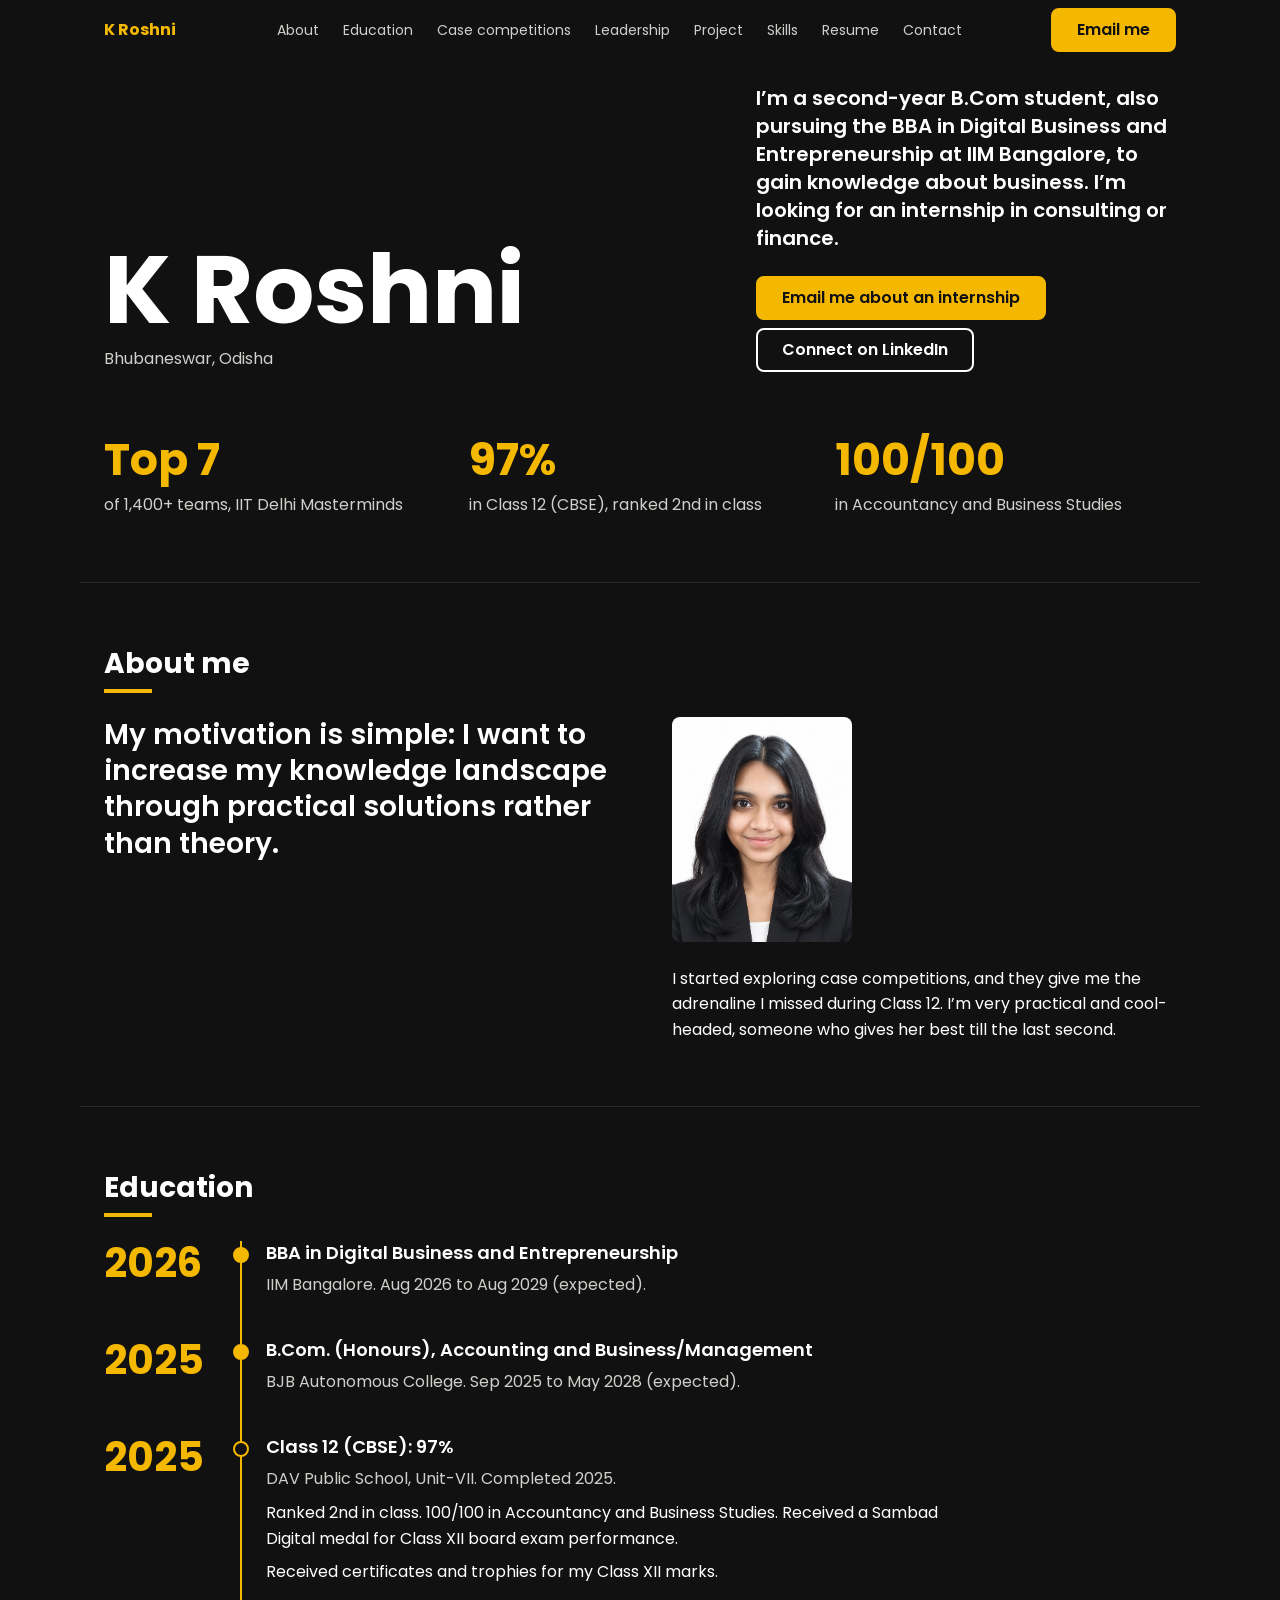
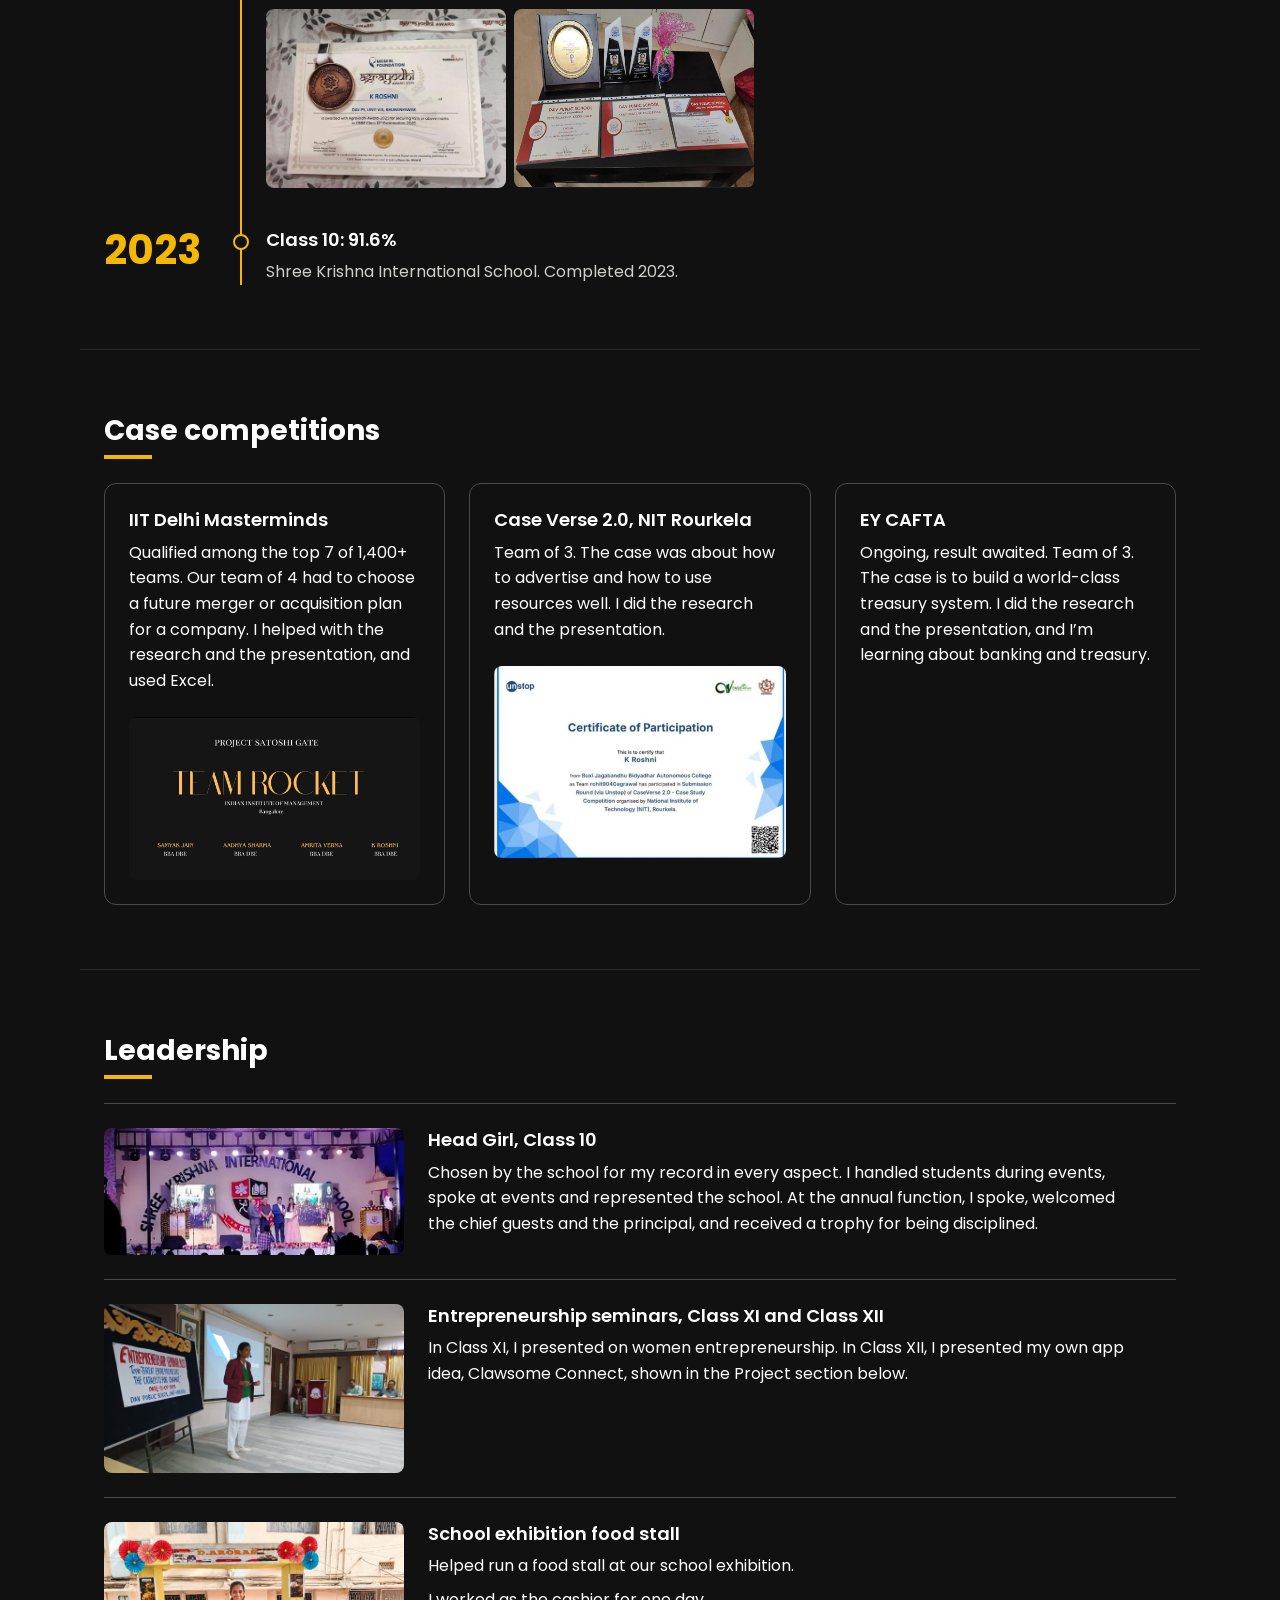
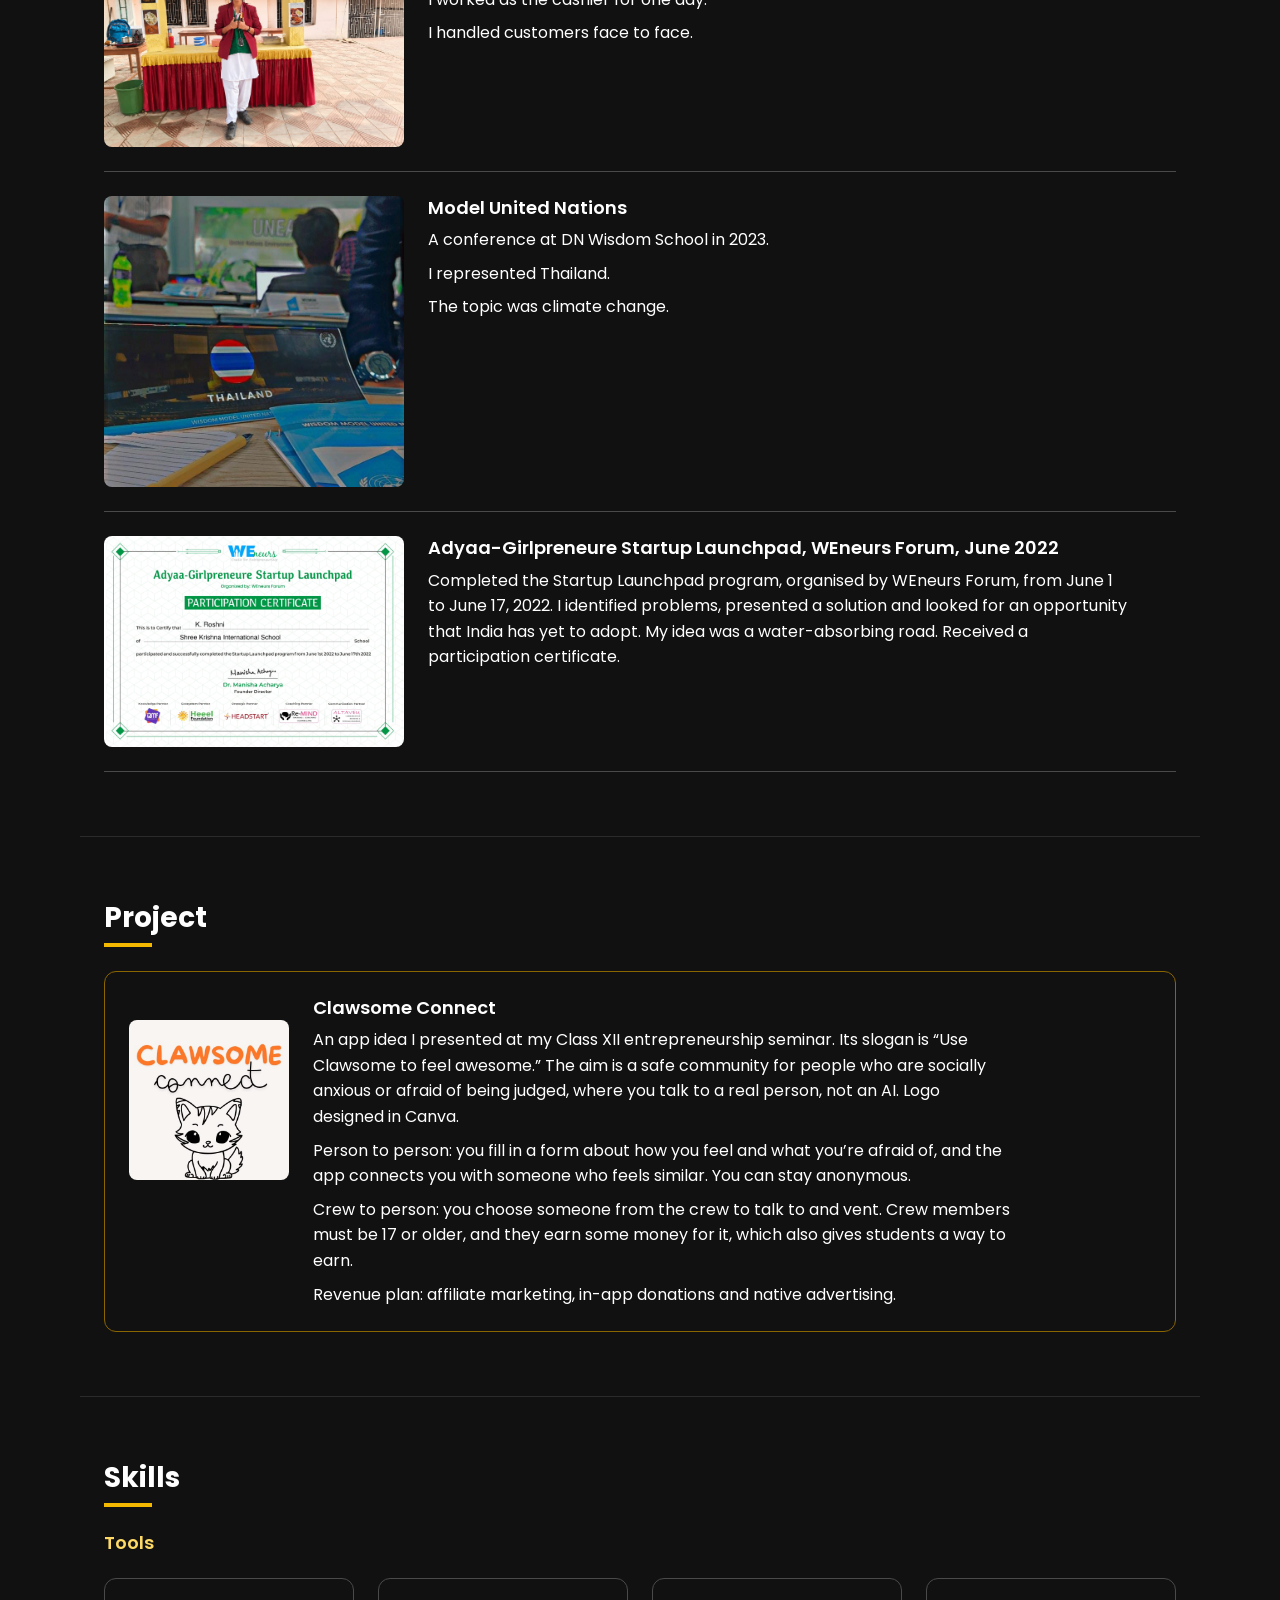
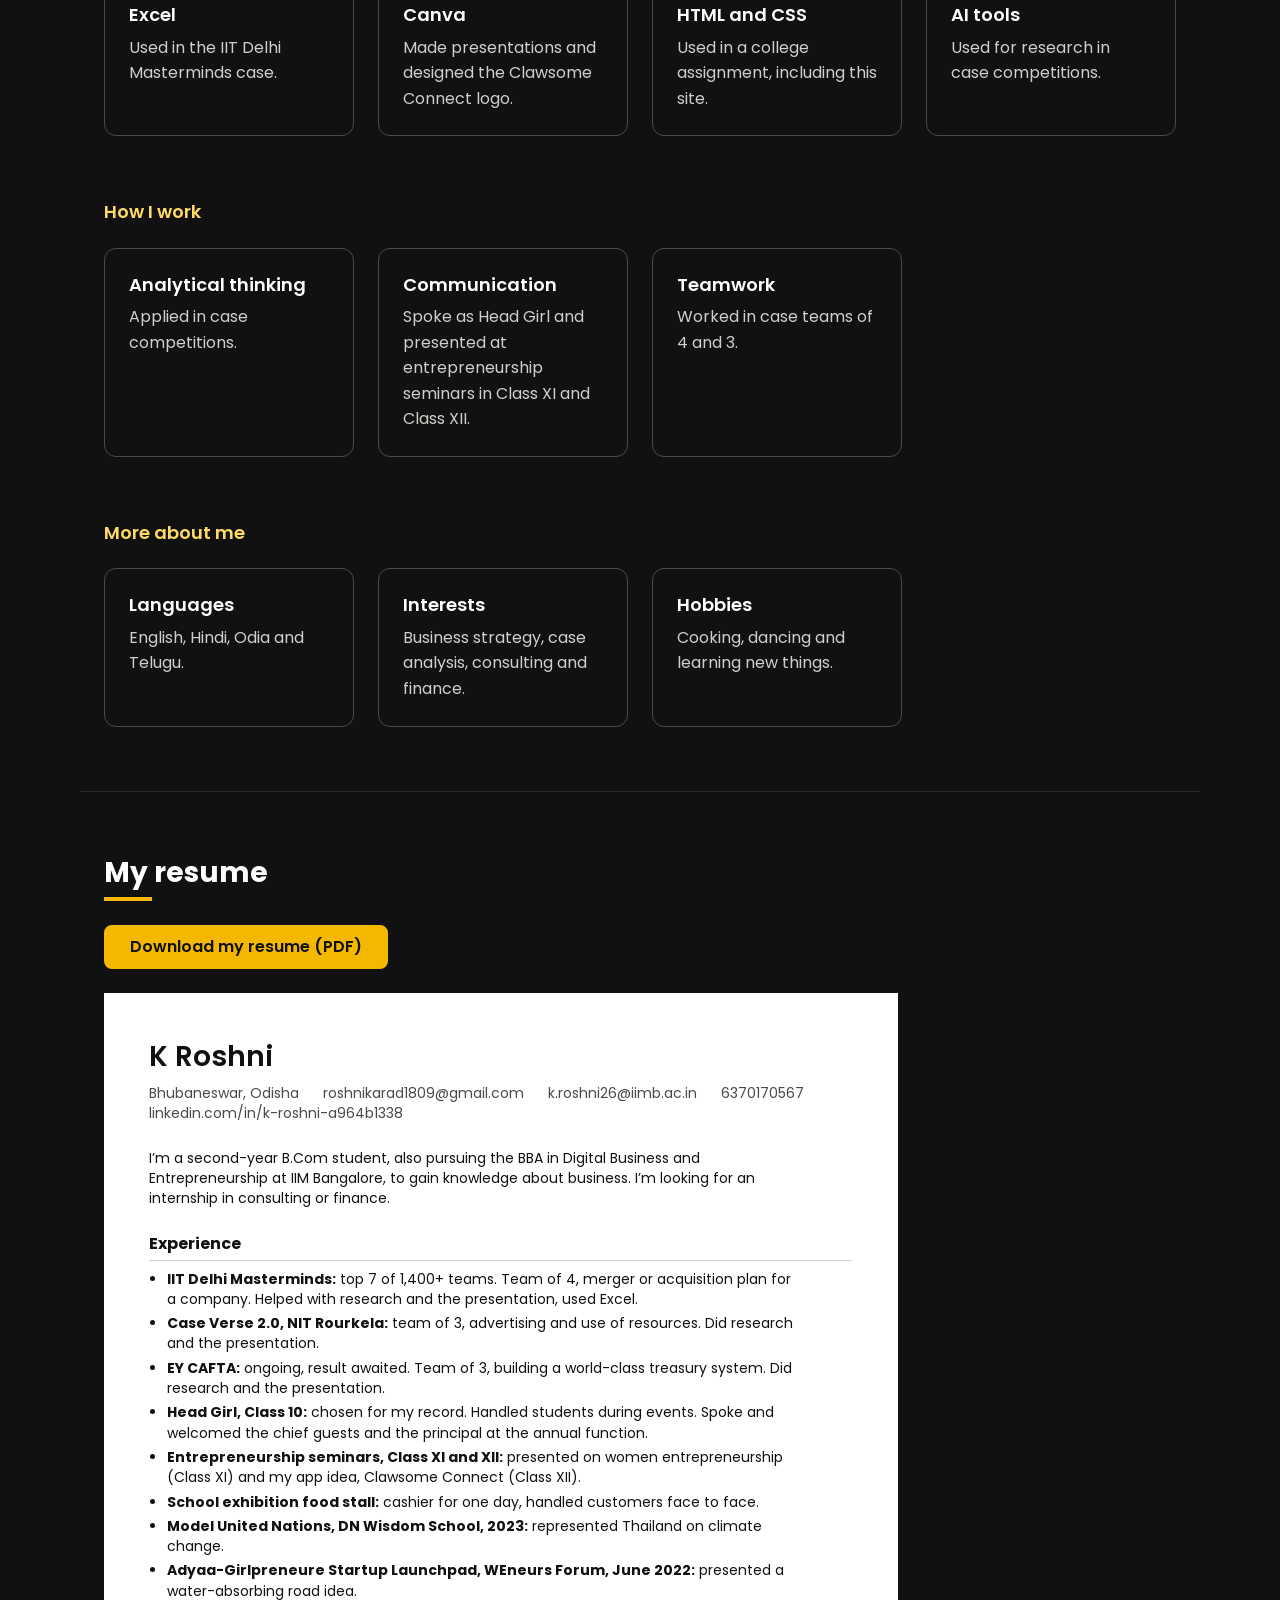
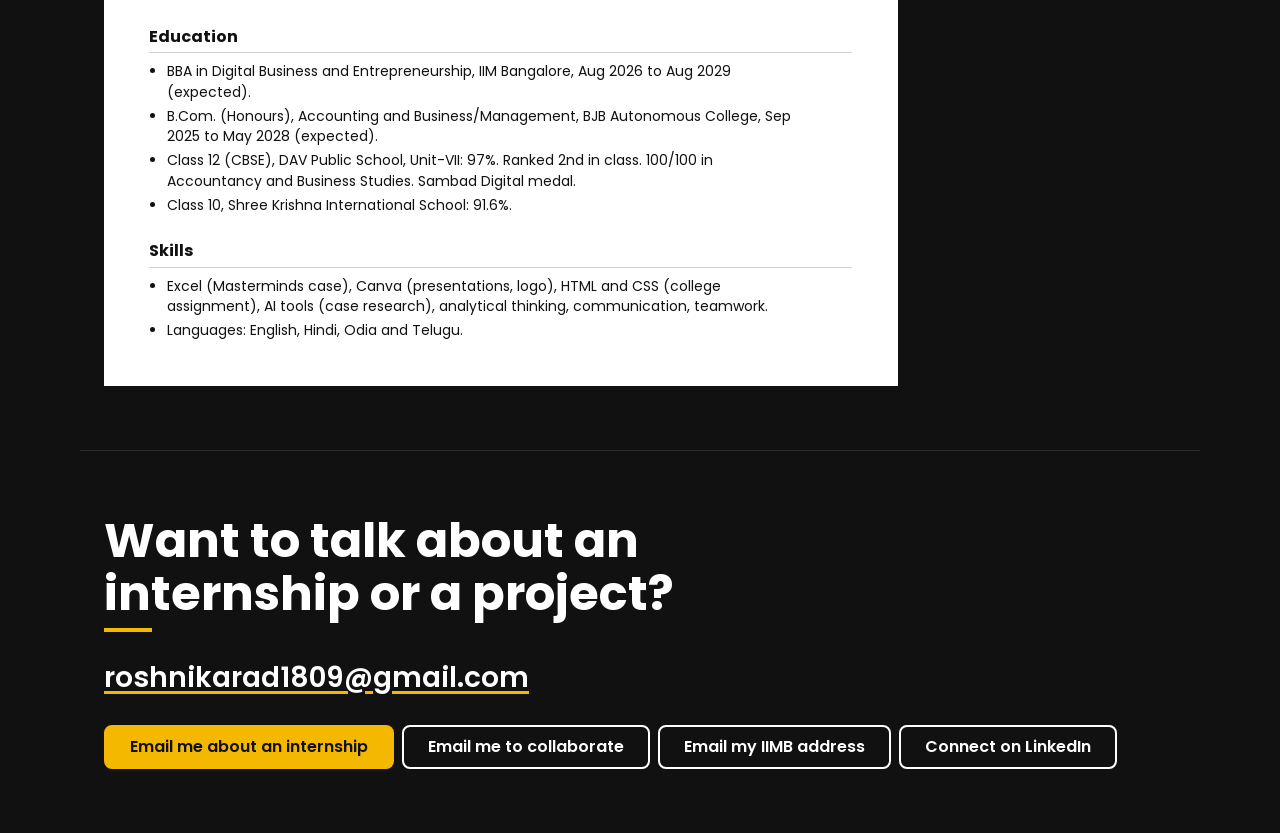
<file: index.html>
<!DOCTYPE html>
<html lang="en">
<head>
  <meta charset="UTF-8">
  <meta name="viewport" content="width=device-width, initial-scale=1">
  <title>K Roshni - Resume</title>

  <!-- The only outside link: the Poppins font from Google Fonts -->
  <link rel="preconnect" href="https://fonts.googleapis.com">
  <link rel="preconnect" href="https://fonts.gstatic.com" crossorigin>
  <link href="https://fonts.googleapis.com/css2?family=Poppins:wght@400;600;700&display=swap" rel="stylesheet">

  <!-- All the styling lives in style.css -->
  <link rel="stylesheet" href="style.css">
</head>
<body>

<!-- MENU BAR: name on the left, section links in the middle, Email me button on the right -->
<nav class="nav" aria-label="Main">
  <a class="brand" href="#hero">K Roshni</a>
  <ul class="nav-links">
    <li><a class="nav-link" href="#about">About</a></li>
    <li><a class="nav-link" href="#education">Education</a></li>
    <li><a class="nav-link" href="#cases">Case competitions</a></li>
    <li><a class="nav-link" href="#leadership">Leadership</a></li>
    <li><a class="nav-link" href="#project">Project</a></li>
    <li><a class="nav-link" href="#skills">Skills</a></li>
    <li><a class="nav-link" href="#resume">Resume</a></li>
    <li><a class="nav-link" href="#contact">Contact</a></li>
  </ul>
  <a class="button" href="mailto:roshnikarad1809@gmail.com?subject=Internship%20opportunity">Email me</a>
</nav>

<main>

  <!-- HERO: my name, one sentence about me and the two main buttons -->
  <section id="hero">
    <div>
      <h1>K Roshni</h1>
      <p class="location">Bhubaneswar, Odisha</p>
    </div>
    <div class="hero-side">
      <p class="statement">I’m a second-year B.Com student, also pursuing the BBA in Digital Business and Entrepreneurship at IIM Bangalore, to gain knowledge about business. I’m looking for an internship in consulting or finance.</p>
      <div class="actions">
        <a class="button" href="mailto:roshnikarad1809@gmail.com?subject=Internship%20opportunity">Email me about an internship</a>
        <a class="button button-secondary" href="https://linkedin.com/in/k-roshni-a964b1338" target="_blank" rel="noopener">Connect on LinkedIn</a>
      </div>
    </div>
  </section>

  <!-- THREE BIG NUMBERS -->
  <section id="facts" aria-label="Highlights">
    <ul class="facts">
      <li><strong class="big">Top 7</strong><span>of 1,400+ teams, IIT Delhi Masterminds</span></li>
      <li><strong class="big">97%</strong><span>in Class 12 (CBSE), ranked 2nd in class</span></li>
      <li><strong class="big">100/100</strong><span>in Accountancy and Business Studies</span></li>
    </ul>
  </section>

  <!-- ABOUT ME -->
  <section id="about">
    <h2>About me</h2>
    <div class="about-grid">
      <p class="pull">My motivation is simple: I want to increase my knowledge landscape through practical solutions rather than theory.</p>
      <div>
        <img class="portrait" src="roshni.jpeg" alt="Portrait of K Roshni, smiling, with long dark hair, wearing a black blazer." loading="lazy">
        <p>I started exploring case competitions, and they give me the adrenaline I missed during Class 12. I’m very practical and cool-headed, someone who gives her best till the last second.</p>
      </div>
    </div>
  </section>

  <!-- EDUCATION: a timeline, newest first. The class "current" marks where I'm studying now -->
  <section id="education">
    <h2>Education</h2>
    <ul class="timeline">
      <li class="step current">
        <p class="year">2026</p>
        <div class="step-body">
          <h3>BBA in Digital Business and Entrepreneurship</h3>
          <p class="meta">IIM Bangalore. Aug 2026 to Aug 2029 (expected).</p>
        </div>
      </li>
      <li class="step current">
        <p class="year">2025</p>
        <div class="step-body">
          <h3>B.Com. (Honours), Accounting and Business/Management</h3>
          <p class="meta">BJB Autonomous College. Sep 2025 to May 2028 (expected).</p>
        </div>
      </li>
      <li class="step">
        <p class="year">2025</p>
        <div class="step-body">
          <h3>Class 12 (CBSE): 97%</h3>
          <p class="meta">DAV Public School, Unit-VII. Completed 2025.</p>
          <p>Ranked 2nd in class. 100/100 in Accountancy and Business Studies. Received a Sambad Digital medal for Class XII board exam performance.</p>
          <p>Received certificates and trophies for my Class XII marks.</p>
          <div class="pics">
            <img src="medal.jpeg" alt="The Sambad Digital medal for Class XII board exam performance." loading="lazy">
            <img src="classxii.jpeg" alt="Certificates and trophies I received for my Class XII marks." loading="lazy">
          </div>
        </div>
      </li>
      <li class="step">
        <p class="year">2023</p>
        <div class="step-body">
          <h3>Class 10: 91.6%</h3>
          <p class="meta">Shree Krishna International School. Completed 2023.</p>
        </div>
      </li>
    </ul>
  </section>

  <!-- CASE COMPETITIONS: one card for each -->
  <section id="cases">
    <h2>Case competitions</h2>
    <div class="grid">
      <article class="card">
        <h3>IIT Delhi Masterminds</h3>
        <p>Qualified among the top 7 of 1,400+ teams. Our team of 4 had to choose a future merger or acquisition plan for a company. I helped with the research and the presentation, and used Excel.</p>
        <img src="masterminds.jpeg" alt="First page of our IIT Delhi Masterminds presentation." loading="lazy">
      </article>
      <article class="card">
        <h3>Case Verse 2.0, NIT Rourkela</h3>
        <p>Team of 3. The case was about how to advertise and how to use resources well. I did the research and the presentation.</p>
        <img src="caseverse.jpeg" alt="Participant certificate for Case Verse 2.0 at NIT Rourkela." loading="lazy">
      </article>
      <article class="card">
        <h3>EY CAFTA</h3>
        <p>Ongoing, result awaited. Team of 3. The case is to build a world-class treasury system. I did the research and the presentation, and I’m learning about banking and treasury.</p>
      </article>
    </div>
  </section>

  <!-- LEADERSHIP: each row has a picture on the left and text on the right -->
  <section id="leadership">
    <h2>Leadership</h2>
    <div class="rows">
      <article class="row">
        <img src="headgirl.jpeg" alt="K Roshni receiving a trophy at the school annual function." loading="lazy">
        <div>
          <h3>Head Girl, Class 10</h3>
          <p>Chosen by the school for my record in every aspect. I handled students during events, spoke at events and represented the school. At the annual function, I spoke, welcomed the chief guests and the principal, and received a trophy for being disciplined.</p>
        </div>
      </article>
      <article class="row">
        <img src="seminar.jpeg" alt="K Roshni presenting on stage at an entrepreneurship seminar." loading="lazy">
        <div>
          <h3>Entrepreneurship seminars, Class XI and Class XII</h3>
          <p>In Class XI, I presented on women entrepreneurship. In Class XII, I presented my own app idea, Clawsome Connect, shown in the Project section below.</p>
        </div>
      </article>
      <article class="row">
        <img src="foodstall.jpeg" alt="K Roshni in front of our school exhibition food stall." loading="lazy">
        <div>
          <h3>School exhibition food stall</h3>
          <p>Helped run a food stall at our school exhibition.</p>
          <p>I worked as the cashier for one day.</p>
          <p>I handled customers face to face.</p>
        </div>
      </article>
      <article class="row">
        <img src="mun.jpeg" alt="A photo from the Model United Nations at DN Wisdom School, 2023." loading="lazy">
        <div>
          <h3>Model United Nations</h3>
          <p>A conference at DN Wisdom School in 2023.</p>
          <p>I represented Thailand.</p>
          <p>The topic was climate change.</p>
        </div>
      </article>
      <article class="row">
        <img src="weneurs.jpeg" alt="Participation certificate for K Roshni from the Adyaa-Girlpreneure Startup Launchpad, organised by WEneurs Forum." loading="lazy">
        <div>
          <h3>Adyaa-Girlpreneure Startup Launchpad, WEneurs Forum, June 2022</h3>
          <p>Completed the Startup Launchpad program, organised by WEneurs Forum, from June 1 to June 17, 2022. I identified problems, presented a solution and looked for an opportunity that India has yet to adopt. My idea was a water-absorbing road. Received a participation certificate.</p>
        </div>
      </article>
    </div>
  </section>

  <!-- PROJECT: my Clawsome Connect app idea -->
  <section id="project">
    <h2>Project</h2>
    <article class="card project">
      <img class="logo" src="clawsome.jpeg" alt="Clawsome Connect logo: the word Clawsome in orange, Connect in handwriting, and a line drawing of a sitting cat." loading="lazy">
      <div>
        <h3>Clawsome Connect</h3>
        <p>An app idea I presented at my Class XII entrepreneurship seminar. Its slogan is “Use Clawsome to feel awesome.” The aim is a safe community for people who are socially anxious or afraid of being judged, where you talk to a real person, not an AI. Logo designed in Canva.</p>
        <p>Person to person: you fill in a form about how you feel and what you’re afraid of, and the app connects you with someone who feels similar. You can stay anonymous.</p>
        <p>Crew to person: you choose someone from the crew to talk to and vent. Crew members must be 17 or older, and they earn some money for it, which also gives students a way to earn.</p>
        <p>Revenue plan: affiliate marketing, in-app donations and native advertising.</p>
      </div>
    </article>
  </section>

  <!-- SKILLS: three groups, each skill in its own card with what I did with it -->
  <section id="skills">
    <h2>Skills</h2>

    <h3 class="group">Tools</h3>
    <div class="skills-grid">
      <article class="card skill"><h4>Excel</h4><p>Used in the IIT Delhi Masterminds case.</p></article>
      <article class="card skill"><h4>Canva</h4><p>Made presentations and designed the Clawsome Connect logo.</p></article>
      <article class="card skill"><h4>HTML and CSS</h4><p>Used in a college assignment, including this site.</p></article>
      <article class="card skill"><h4>AI tools</h4><p>Used for research in case competitions.</p></article>
    </div>

    <h3 class="group">How I work</h3>
    <div class="skills-grid">
      <article class="card skill"><h4>Analytical thinking</h4><p>Applied in case competitions.</p></article>
      <article class="card skill"><h4>Communication</h4><p>Spoke as Head Girl and presented at entrepreneurship seminars in Class XI and Class XII.</p></article>
      <article class="card skill"><h4>Teamwork</h4><p>Worked in case teams of 4 and 3.</p></article>
    </div>

    <h3 class="group">More about me</h3>
    <div class="skills-grid">
      <article class="card skill"><h4>Languages</h4><p>English, Hindi, Odia and Telugu.</p></article>
      <article class="card skill"><h4>Interests</h4><p>Business strategy, case analysis, consulting and finance.</p></article>
      <article class="card skill"><h4>Hobbies</h4><p>Cooking, dancing and learning new things.</p></article>
    </div>
  </section>

  <!-- RESUME: the download link, then the one-page paper resume (this is what gets printed to make resume.pdf) -->
  <section id="resume">
    <div class="resume-intro">
      <h2>My resume</h2>
      <a class="button" href="resume.pdf" download>Download my resume (PDF)</a>
    </div>
    <article class="sheet">
      <h3 class="sheet-name">K Roshni</h3>
      <ul class="sheet-contact">
        <li>Bhubaneswar, Odisha</li>
        <li>roshnikarad1809@gmail.com</li>
        <li>k.roshni26@iimb.ac.in</li>
        <li>6370170567</li>
        <li>linkedin.com/in/k-roshni-a964b1338</li>
      </ul>
      <p class="sheet-profile">I’m a second-year B.Com student, also pursuing the BBA in Digital Business and Entrepreneurship at IIM Bangalore, to gain knowledge about business. I’m looking for an internship in consulting or finance.</p>

      <h4>Experience</h4>
      <ul class="sheet-list">
        <li><strong>IIT Delhi Masterminds:</strong> top 7 of 1,400+ teams. Team of 4, merger or acquisition plan for a company. Helped with research and the presentation, used Excel.</li>
        <li><strong>Case Verse 2.0, NIT Rourkela:</strong> team of 3, advertising and use of resources. Did research and the presentation.</li>
        <li><strong>EY CAFTA:</strong> ongoing, result awaited. Team of 3, building a world-class treasury system. Did research and the presentation.</li>
        <li><strong>Head Girl, Class 10:</strong> chosen for my record. Handled students during events. Spoke and welcomed the chief guests and the principal at the annual function.</li>
        <li><strong>Entrepreneurship seminars, Class XI and XII:</strong> presented on women entrepreneurship (Class XI) and my app idea, Clawsome Connect (Class XII).</li>
        <li><strong>School exhibition food stall:</strong> cashier for one day, handled customers face to face.</li>
        <li><strong>Model United Nations, DN Wisdom School, 2023:</strong> represented Thailand on climate change.</li>
        <li><strong>Adyaa-Girlpreneure Startup Launchpad, WEneurs Forum, June 2022:</strong> presented a water-absorbing road idea.</li>
      </ul>

      <h4>Education</h4>
      <ul class="sheet-list">
        <li>BBA in Digital Business and Entrepreneurship, IIM Bangalore, Aug 2026 to Aug 2029 (expected).</li>
        <li>B.Com. (Honours), Accounting and Business/Management, BJB Autonomous College, Sep 2025 to May 2028 (expected).</li>
        <li>Class 12 (CBSE), DAV Public School, Unit-VII: 97%. Ranked 2nd in class. 100/100 in Accountancy and Business Studies. Sambad Digital medal.</li>
        <li>Class 10, Shree Krishna International School: 91.6%.</li>
      </ul>

      <h4>Skills</h4>
      <ul class="sheet-list">
        <li>Excel (Masterminds case), Canva (presentations, logo), HTML and CSS (college assignment), AI tools (case research), analytical thinking, communication, teamwork.</li>
        <li>Languages: English, Hindi, Odia and Telugu.</li>
      </ul>
    </article>
  </section>

  <!-- CONTACT: email buttons with the subject already filled in, plus LinkedIn -->
  <section id="contact">
    <h2>Want to talk about an internship or a project?</h2>
    <p><a class="big-email" href="mailto:roshnikarad1809@gmail.com?subject=Internship%20opportunity">roshnikarad1809@gmail.com</a></p>
    <div class="actions">
      <a class="button" href="mailto:roshnikarad1809@gmail.com?subject=Internship%20opportunity">Email me about an internship</a>
      <a class="button button-secondary" href="mailto:roshnikarad1809@gmail.com?subject=Let%27s%20collaborate">Email me to collaborate</a>
      <a class="button button-secondary" href="mailto:k.roshni26@iimb.ac.in?subject=Internship%20opportunity">Email my IIMB address</a>
      <a class="button button-secondary" href="https://linkedin.com/in/k-roshni-a964b1338" target="_blank" rel="noopener">Connect on LinkedIn</a>
    </div>
  </section>

</main>

</body>
</html>
</file>
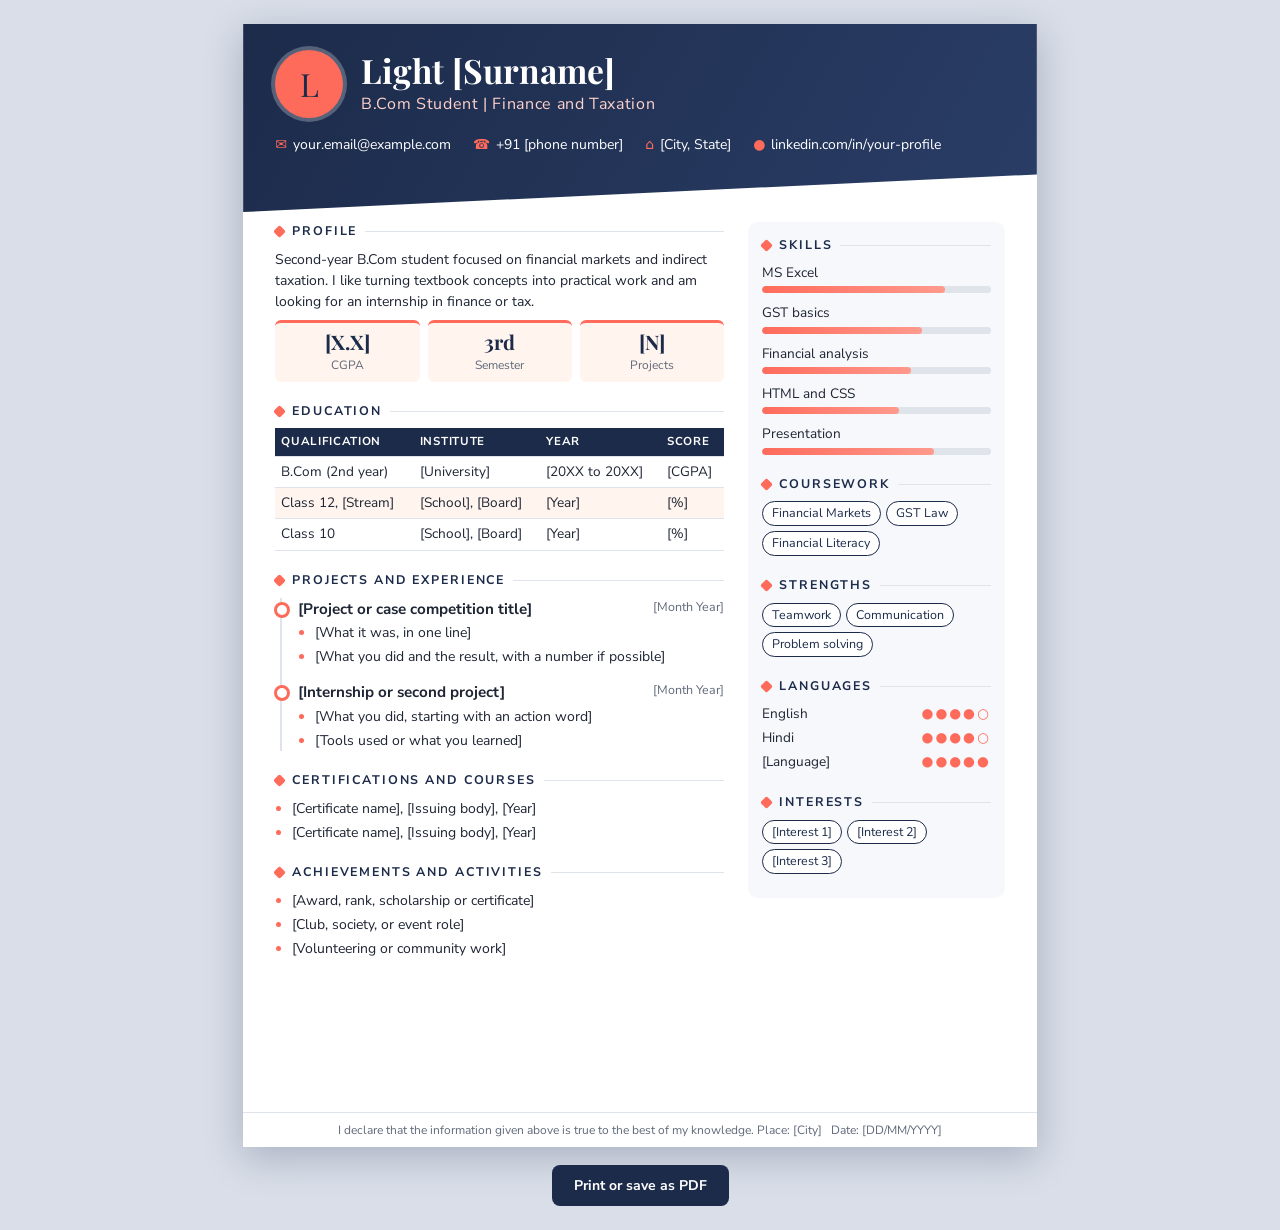
<file: Resume.html>
<!DOCTYPE html>
<html lang="en">
<head>
  <meta charset="UTF-8">
  <meta name="viewport" content="width=device-width, initial-scale=1">
  <meta name="description" content="One-page resume of Light, B.Com student">
  <title>Light | One-Page Resume</title>
  <link rel="preconnect" href="https://fonts.googleapis.com">
  <link rel="preconnect" href="https://fonts.gstatic.com" crossorigin>
  <link href="https://fonts.googleapis.com/css2?family=Nunito+Sans:wght@400;600;700&family=Playfair+Display:wght@700&display=swap" rel="stylesheet">
  <style>
    :root {
      --navy: #1c2b4a;
      --navy-2: #2a3d66;
      --coral: #ff6b5b;
      --sand: #fff4ee;
      --ink: #1d2433;
      --muted: #60697a;
      --rule: #dfe3ea;
      --serif: "Playfair Display", Georgia, "Times New Roman", serif;
      --sans: "Nunito Sans", system-ui, -apple-system, "Segoe UI", Arial, sans-serif;
    }
    * { box-sizing: border-box; }
    body {
      margin: 0;
      padding: 24px 12px;
      background: #d9dee8;
      color: var(--ink);
      font-family: var(--sans);
      font-size: 14px;
      line-height: 1.5;
    }

    /* The A4 sheet */
    .sheet {
      display: flex;
      flex-direction: column;
      width: 210mm;
      height: 297mm;
      margin: 0 auto;
      background: #fff;
      overflow: hidden;
      box-shadow: 0 10px 36px rgba(28, 43, 74, 0.25);
    }

    /* Header with a slanted bottom edge */
    .top {
      padding: 26px 32px 54px;
      color: #fff;
      background: linear-gradient(120deg, var(--navy), var(--navy-2));
      clip-path: polygon(0 0, 100% 0, 100% 80%, 0 100%);
    }
    .id { display: flex; align-items: center; gap: 18px; }
    .monogram {
      flex: none;
      display: grid;
      place-items: center;
      width: 68px;
      height: 68px;
      font-family: var(--serif);
      font-size: 2rem;
      color: var(--navy);
      background: var(--coral);
      border-radius: 50%;
      box-shadow: 0 0 0 4px rgba(255, 255, 255, 0.25);
    }
    h1 { margin: 0; font-family: var(--serif); font-size: 2.1rem; line-height: 1.1; }
    .role { margin: 3px 0 0; font-size: 1rem; color: #ffd2cb; letter-spacing: 0.04em; }
    .contact {
      display: flex;
      flex-wrap: wrap;
      gap: 6px 22px;
      margin: 16px 0 0;
      padding: 0;
      list-style: none;
    }
    .contact a { color: #fff; text-decoration: none; }
    .contact li::before { content: attr(data-icon); margin-right: 6px; color: var(--coral); }

    /* Two columns */
    .cols {
      flex: 1;
      display: grid;
      grid-template-columns: 1.75fr 1fr;
      gap: 24px;
      padding: 10px 32px 16px;
    }
    section { margin-bottom: 20px; }
    h2 {
      display: flex;
      align-items: center;
      gap: 8px;
      margin: 0 0 8px;
      font-size: 0.78rem;
      letter-spacing: 0.15em;
      text-transform: uppercase;
      color: var(--navy);
    }
    h2::before { content: ""; width: 9px; height: 9px; background: var(--coral); border-radius: 2px; transform: rotate(45deg); }
    h2::after { content: ""; flex: 1; height: 1px; background: var(--rule); }
    p { margin: 0 0 6px; }
    ul { margin: 0; padding-left: 17px; }
    li { margin-bottom: 3px; }
    li::marker { color: var(--coral); }

    /* Highlight cards */
    .stats { display: grid; grid-template-columns: repeat(3, 1fr); gap: 8px; margin-top: 8px; }
    .stat {
      padding: 7px 4px;
      text-align: center;
      background: var(--sand);
      border-top: 3px solid var(--coral);
      border-radius: 6px;
    }
    .stat b { display: block; font-family: var(--serif); font-size: 1.25rem; color: var(--navy); line-height: 1.2; }
    .stat span { font-size: 0.75rem; color: var(--muted); }

    /* Education table */
    table { width: 100%; border-collapse: collapse; font-size: 0.85rem; }
    th, td { padding: 5px 6px; text-align: left; border-bottom: 1px solid var(--rule); }
    th { font-size: 0.72rem; letter-spacing: 0.06em; text-transform: uppercase; color: #fff; background: var(--navy); }
    tbody tr:nth-child(even) { background: var(--sand); }

    /* Timeline */
    .tl { margin-left: 5px; padding-left: 16px; border-left: 2px solid var(--rule); }
    .item { position: relative; margin-bottom: 14px; }
    .item::before {
      content: "";
      position: absolute;
      left: -24px;
      top: 4px;
      width: 10px;
      height: 10px;
      background: #fff;
      border: 3px solid var(--coral);
      border-radius: 50%;
    }
    .item h3 { display: flex; justify-content: space-between; gap: 8px; margin: 0; font-size: 0.95rem; }
    .item time { font-size: 0.78rem; font-weight: 400; color: var(--muted); white-space: nowrap; }
    .item ul { margin-top: 2px; }

    /* Sidebar column */
    .side {
      padding: 14px 14px 4px;
      background: #f6f8fb;
      border-radius: 10px;
      align-self: start;
    }
    .bar { margin-bottom: 10px; font-size: 0.85rem; }
    .track { height: 7px; margin-top: 3px; background: var(--rule); border-radius: 4px; overflow: hidden; }
    .track i { display: block; height: 100%; background: linear-gradient(90deg, var(--coral), #ff9a8d); border-radius: 4px; }
    .tags { display: flex; flex-wrap: wrap; gap: 5px; padding: 0; list-style: none; }
    .tags li {
      margin: 0;
      padding: 2px 9px;
      font-size: 0.78rem;
      color: var(--navy);
      background: #fff;
      border: 1px solid var(--navy);
      border-radius: 999px;
    }
    .lang { padding: 0; list-style: none; }
    .lang li { display: flex; justify-content: space-between; margin-bottom: 4px; font-size: 0.85rem; }
    .dots { color: var(--coral); letter-spacing: 2px; }

    footer {
      padding: 8px 32px;
      font-size: 0.75rem;
      color: var(--muted);
      text-align: center;
      border-top: 1px solid var(--rule);
    }

    .print-btn {
      display: block;
      margin: 18px auto 0;
      padding: 10px 22px;
      font: inherit;
      font-weight: 700;
      color: #fff;
      background: var(--navy);
      border: 0;
      border-radius: 8px;
      cursor: pointer;
    }
    .print-btn:hover { background: var(--coral); }
    .print-btn:focus-visible, a:focus-visible { outline: 3px solid var(--coral); outline-offset: 2px; }

    /* Phones: let the sheet grow and stack the columns */
    @media (max-width: 820px) {
      body { padding: 0; }
      .sheet { width: 100%; height: auto; }
      .cols { grid-template-columns: 1fr; }
      .top { padding: 22px 20px 50px; }
      .cols, footer { padding-left: 20px; padding-right: 20px; }
      table { display: block; overflow-x: auto; }
    }

    /* Print: exactly one A4 page */
    @page { size: A4; margin: 0; }
    @media print {
      body { padding: 0; background: #fff; }
      .sheet { height: 296mm; margin: 0; box-shadow: none; }
      .print-btn { display: none; }
      * { -webkit-print-color-adjust: exact; print-color-adjust: exact; }
    }
  </style>
</head>
<body>
  <div class="sheet">
    <header class="top">
      <div class="id">
        <div class="monogram" aria-hidden="true">L</div>
        <div>
          <h1>Light [Surname]</h1>
          <p class="role">B.Com Student | Finance and Taxation</p>
        </div>
      </div>
      <ul class="contact">
        <li data-icon="&#9993;"><a href="mailto:your.email@example.com">your.email@example.com</a></li>
        <li data-icon="&#9742;">+91 [phone number]</li>
        <li data-icon="&#8962;">[City, State]</li>
        <li data-icon="&#9679;"><a href="https://www.linkedin.com/in/your-profile">linkedin.com/in/your-profile</a></li>
      </ul>
    </header>

    <div class="cols">
      <main>
        <section aria-labelledby="profile">
          <h2 id="profile">Profile</h2>
          <p>Second-year B.Com student focused on financial markets and indirect taxation. I like turning textbook concepts into practical work and am looking for an internship in finance or tax.</p>
          <div class="stats">
            <div class="stat"><b>[X.X]</b><span>CGPA</span></div>
            <div class="stat"><b>3rd</b><span>Semester</span></div>
            <div class="stat"><b>[N]</b><span>Projects</span></div>
          </div>
        </section>

        <section aria-labelledby="education">
          <h2 id="education">Education</h2>
          <table>
            <thead>
              <tr><th>Qualification</th><th>Institute</th><th>Year</th><th>Score</th></tr>
            </thead>
            <tbody>
              <tr><td>B.Com (2nd year)</td><td>[University]</td><td>[20XX to 20XX]</td><td>[CGPA]</td></tr>
              <tr><td>Class 12, [Stream]</td><td>[School], [Board]</td><td>[Year]</td><td>[%]</td></tr>
              <tr><td>Class 10</td><td>[School], [Board]</td><td>[Year]</td><td>[%]</td></tr>
            </tbody>
          </table>
        </section>

        <section aria-labelledby="work">
          <h2 id="work">Projects and experience</h2>
          <div class="tl">
            <div class="item">
              <h3>[Project or case competition title] <time>[Month Year]</time></h3>
              <ul>
                <li>[What it was, in one line]</li>
                <li>[What you did and the result, with a number if possible]</li>
              </ul>
            </div>
            <div class="item">
              <h3>[Internship or second project] <time>[Month Year]</time></h3>
              <ul>
                <li>[What you did, starting with an action word]</li>
                <li>[Tools used or what you learned]</li>
              </ul>
            </div>
          </div>
        </section>

        <section aria-labelledby="certs">
          <h2 id="certs">Certifications and courses</h2>
          <ul>
            <li>[Certificate name], [Issuing body], [Year]</li>
            <li>[Certificate name], [Issuing body], [Year]</li>
          </ul>
        </section>

        <section aria-labelledby="extra">
          <h2 id="extra">Achievements and activities</h2>
          <ul>
            <li>[Award, rank, scholarship or certificate]</li>
            <li>[Club, society, or event role]</li>
            <li>[Volunteering or community work]</li>
          </ul>
        </section>
      </main>

      <aside class="side">
        <section aria-labelledby="skills">
          <h2 id="skills">Skills</h2>
          <div class="bar">MS Excel
            <div class="track" role="img" aria-label="80 percent"><i style="width: 80%"></i></div>
          </div>
          <div class="bar">GST basics
            <div class="track" role="img" aria-label="70 percent"><i style="width: 70%"></i></div>
          </div>
          <div class="bar">Financial analysis
            <div class="track" role="img" aria-label="65 percent"><i style="width: 65%"></i></div>
          </div>
          <div class="bar">HTML and CSS
            <div class="track" role="img" aria-label="60 percent"><i style="width: 60%"></i></div>
          </div>
          <div class="bar">Presentation
            <div class="track" role="img" aria-label="75 percent"><i style="width: 75%"></i></div>
          </div>
        </section>

        <section aria-labelledby="courses">
          <h2 id="courses">Coursework</h2>
          <ul class="tags">
            <li>Financial Markets</li>
            <li>GST Law</li>
            <li>Financial Literacy</li>
          </ul>
        </section>

        <section aria-labelledby="soft">
          <h2 id="soft">Strengths</h2>
          <ul class="tags">
            <li>Teamwork</li>
            <li>Communication</li>
            <li>Problem solving</li>
          </ul>
        </section>

        <section aria-labelledby="languages">
          <h2 id="languages">Languages</h2>
          <ul class="lang">
            <li>English <span class="dots" aria-label="4 out of 5">&#9679;&#9679;&#9679;&#9679;&#9675;</span></li>
            <li>Hindi <span class="dots" aria-label="4 out of 5">&#9679;&#9679;&#9679;&#9679;&#9675;</span></li>
            <li>[Language] <span class="dots" aria-label="5 out of 5">&#9679;&#9679;&#9679;&#9679;&#9679;</span></li>
          </ul>
        </section>

        <section aria-labelledby="interests">
          <h2 id="interests">Interests</h2>
          <ul class="tags">
            <li>[Interest 1]</li>
            <li>[Interest 2]</li>
            <li>[Interest 3]</li>
          </ul>
        </section>
      </aside>
    </div>

    <footer>I declare that the information given above is true to the best of my knowledge. Place: [City] &nbsp; Date: [DD/MM/YYYY]</footer>
  </div>

  <button class="print-btn" onclick="window.print()">Print or save as PDF</button>
</body>
</html>
</file>
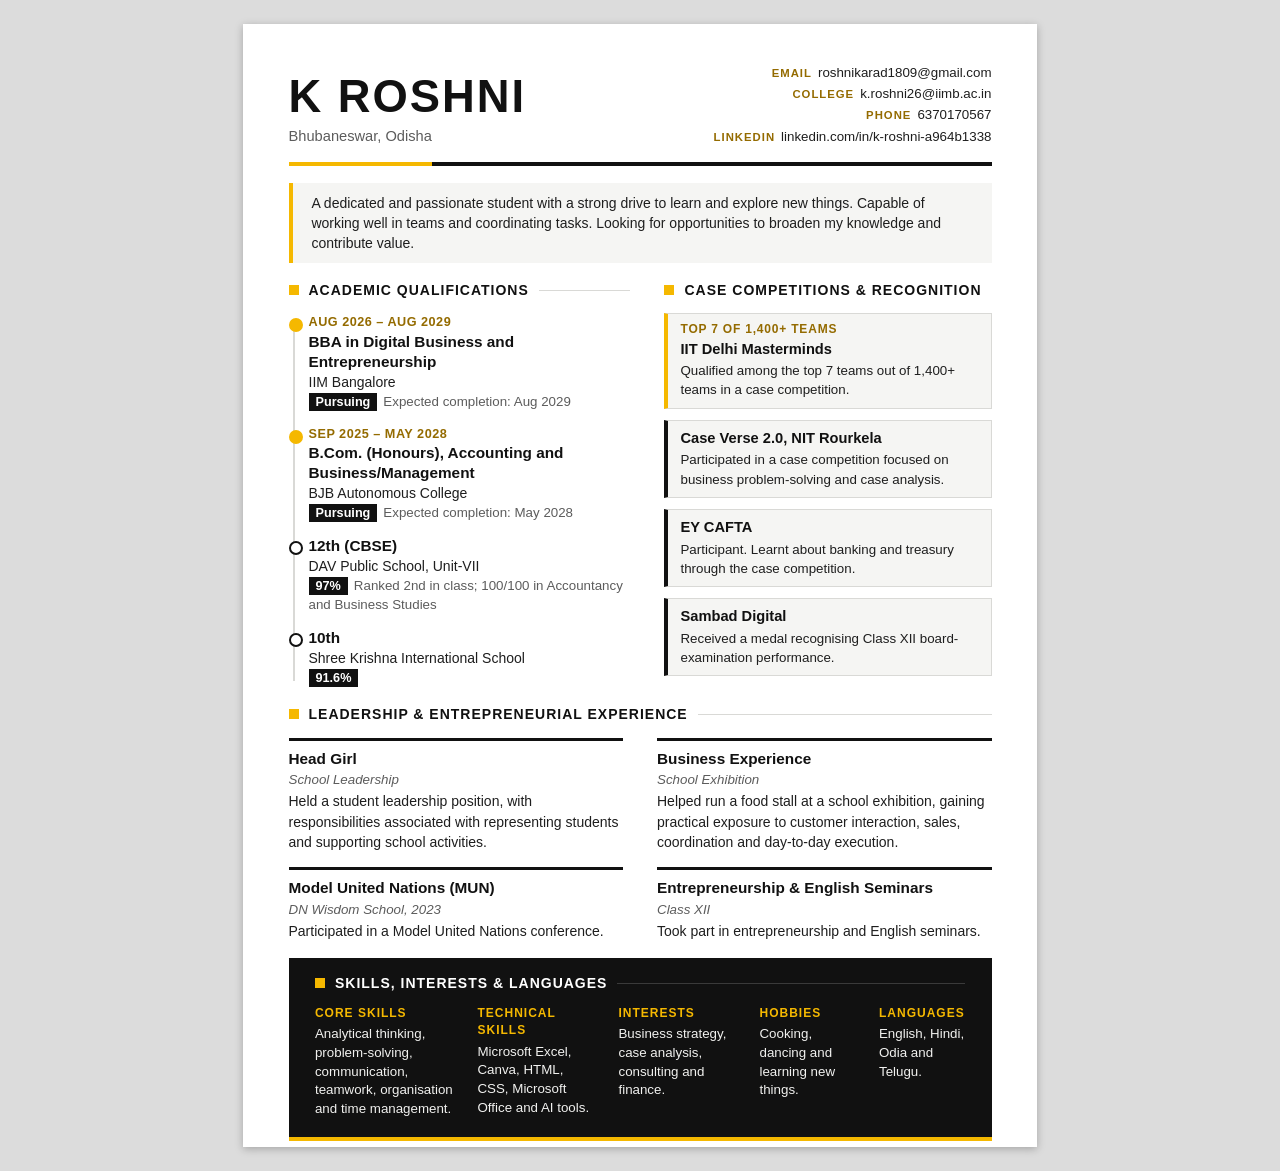
<file: resumeee.html>
<!DOCTYPE html>
<html lang="en">
<head>
<meta charset="UTF-8">
<meta name="viewport" content="width=device-width, initial-scale=1">
<title>K Roshni - Resume</title>
<style>
  * { margin: 0; padding: 0; box-sizing: border-box; font-family: inherit; }

  :root {
    --font: Calibri, "Segoe UI", Arial, Helvetica, sans-serif;
    --navy: #111111;
    --navy-2: #3a3a3a;
    --gold: #f5b800;
    --gold-text: #946b00;
    --ink: #1e1e1e;
    --muted: #5c5c5c;
    --rule: #d9d9d6;
    --tint: #f5f5f3;
  }

  body {
    background: #dcdcdc;
    font-family: var(--font);
    font-size: 10.5pt;
    color: var(--ink);
    line-height: 1.45;
    padding: 24px 12px;
    -webkit-print-color-adjust: exact;
    print-color-adjust: exact;
  }

  .page {
    width: 210mm;
    height: 297mm;
    margin: 0 auto;
    background: #fff;
    box-shadow: 0 2px 8px rgba(0,0,0,0.25);
    padding: 10mm 12mm 9mm;
    display: flex;
    flex-direction: column;
    gap: 4.5mm;
  }

  /* ================= HEADER ================= */
  header {
    display: flex;
    justify-content: space-between;
    align-items: flex-end;
    padding-bottom: 4mm;
    border-bottom: 4px solid var(--navy);
    position: relative;
  }
  header::after {
    content: "";
    position: absolute;
    left: 0; bottom: -4px;
    width: 38mm; height: 4px;
    background: var(--gold);
  }
  .name h1 {
    font-size: 34pt;
    line-height: 1;
    font-weight: bold;
    color: var(--navy);
    text-transform: uppercase;
    letter-spacing: 2px;
  }
  .name p {
    margin-top: 6px;
    font-size: 11pt;
    color: var(--muted);
  }
  .contact {
    text-align: right;
    font-size: 10pt;
    line-height: 1.6;
  }
  .contact b {
    color: var(--gold-text);
    font-size: 8.5pt;
    text-transform: uppercase;
    letter-spacing: 1px;
    margin-right: 6px;
  }
  .contact a { color: var(--ink); text-decoration: none; }

  /* ================= SUMMARY ================= */
  .summary {
    border-left: 4px solid var(--gold);
    background: var(--tint);
    padding: 2.5mm 5mm;
    font-size: 10.5pt;
    line-height: 1.45;
  }

  /* ================= SECTION HEADING ================= */
  .sec-title {
    display: flex;
    align-items: center;
    gap: 10px;
    font-size: 10.5pt;
    font-weight: bold;
    letter-spacing: 1px;
    white-space: nowrap;
    text-transform: uppercase;
    color: var(--navy);
    margin-bottom: 3.5mm;
  }
  .sec-title::after {
    content: "";
    flex: 1;
    height: 1px;
    background: var(--rule);
  }
  .sec-title::before {
    content: "";
    width: 10px; height: 10px;
    background: var(--gold);
  }

  /* ================= MIDDLE ROW ================= */
  .mid {
    display: grid;
    grid-template-columns: 1.25fr 1fr;
    gap: 9mm;
  }

  /* ---- Education timeline ---- */
  .timeline { position: relative; padding-left: 20px; }
  .timeline::before {
    content: "";
    position: absolute;
    left: 4px; top: 6px; bottom: 6px;
    width: 2px;
    background: var(--rule);
  }
  .t-item { position: relative; margin-bottom: 3.5mm; }
  .t-item:last-child { margin-bottom: 0; }
  .t-item::before {
    content: "";
    position: absolute;
    left: -20px; top: 5px;
    width: 10px; height: 10px;
    border-radius: 50%;
    background: #fff;
    border: 2px solid var(--navy);
  }
  .t-item.current::before { background: var(--gold); border-color: var(--gold); }
  .t-item .when { font-size: 9.5pt; color: var(--gold-text); font-weight: bold; letter-spacing: 0.5px; }
  .t-item h3 { font-size: 11.5pt; color: var(--navy); line-height: 1.3; }
  .t-item .where { font-size: 10.5pt; }
  .t-item .meta { font-size: 10pt; color: var(--muted); }
  .t-item .score {
    display: inline-block;
    background: var(--navy);
    color: #fff;
    font-weight: bold;
    font-size: 9.5pt;
    padding: 0 7px;
    margin-right: 6px;
  }

  /* ---- Case competition cards ---- */
  .cards { display: flex; flex-direction: column; gap: 3mm; }
  .card {
    border: 1px solid var(--rule);
    border-left: 4px solid var(--navy);
    background: var(--tint);
    padding: 7px 12px 8px;
  }
  .card h3 { font-size: 11pt; color: var(--navy); }
  .card p { font-size: 10pt; margin-top: 1px; }
  .card.hero { border-left-color: var(--gold); }
  .card.hero .stat {
    font-size: 9pt;
    font-weight: bold;
    color: var(--gold-text);
    letter-spacing: 0.8px;
    text-transform: uppercase;
  }

  /* ================= LEADERSHIP ================= */
  .lead-grid {
    display: grid;
    grid-template-columns: 1fr 1fr;
    gap: 4mm 9mm;
  }
  .lead {
    border-top: 3px solid var(--navy);
    padding-top: 7px;
  }
  .lead h3 { font-size: 11.5pt; color: var(--navy); }
  .lead .tag { font-size: 10pt; font-style: italic; color: var(--muted); }
  .lead p { margin-top: 2px; font-size: 10.5pt; }

  /* ================= SKILLS BAND ================= */
  .skills {
    margin-top: auto;
    background: var(--navy);
    color: #f1f1ef;
    padding: 4mm 7mm 5mm;
    border-bottom: 4px solid var(--gold);
  }
  .skills .sec-title { color: #fff; margin-bottom: 3mm; }
  .skills .sec-title::after { background: var(--navy-2); }
  .skill-cols {
    display: grid;
    grid-template-columns: 1.3fr 1.1fr 1.1fr 0.9fr 0.8fr;
    gap: 6mm;
  }
  .skill-cols h4 {
    font-size: 9pt;
    text-transform: uppercase;
    letter-spacing: 1px;
    color: #f5b800;
    margin-bottom: 3px;
  }
  .skill-cols p { font-size: 10pt; line-height: 1.4; }

  /* ================= PRINT ================= */
  @page { size: A4; margin: 0; }
  @media print {
    body { background: none; padding: 0; }
    .page { box-shadow: none; margin: 0; overflow: hidden; }
  }

  @media screen and (max-width: 800px) {
    .page { width: 100%; height: auto; padding: 16px; }
    header { flex-direction: column; align-items: flex-start; gap: 10px; }
    .contact { text-align: left; }
    .name h1 { font-size: 24pt; }
    .mid, .lead-grid { grid-template-columns: 1fr; }
    .skill-cols { grid-template-columns: 1fr 1fr; }
  }
</style>
</head>
<body>

<div class="page">

  <!-- ============ HEADER ============ -->
  <header>
    <div class="name">
      <h1>K Roshni</h1>
      <p>Bhubaneswar, Odisha</p>
    </div>
    <div class="contact">
      <div><b>Email</b><a href="mailto:roshnikarad1809@gmail.com">roshnikarad1809@gmail.com</a></div>
      <div><b>College</b><a href="mailto:k.roshni26@iimb.ac.in">k.roshni26@iimb.ac.in</a></div>
      <div><b>Phone</b>6370170567</div>
      <div><b>LinkedIn</b><a href="https://linkedin.com/in/k-roshni-a964b1338" target="_blank">linkedin.com/in/k-roshni-a964b1338</a></div>
    </div>
  </header>

  <!-- ============ SUMMARY ============ -->
  <p class="summary">A dedicated and passionate student with a strong drive to learn and explore new things. Capable of working well in teams and coordinating tasks. Looking for opportunities to broaden my knowledge and contribute value.</p>

  <!-- ============ EDUCATION + CASE COMPETITIONS ============ -->
  <div class="mid">

    <section>
      <div class="sec-title">Academic Qualifications</div>
      <div class="timeline">

        <div class="t-item current">
          <div class="when">AUG 2026 &ndash; AUG 2029</div>
          <h3>BBA in Digital Business and Entrepreneurship</h3>
          <div class="where">IIM Bangalore</div>
          <div class="meta"><span class="score">Pursuing</span>Expected completion: Aug 2029</div>
        </div>

        <div class="t-item current">
          <div class="when">SEP 2025 &ndash; MAY 2028</div>
          <h3>B.Com. (Honours), Accounting and Business/Management</h3>
          <div class="where">BJB Autonomous College</div>
          <div class="meta"><span class="score">Pursuing</span>Expected completion: May 2028</div>
        </div>

        <div class="t-item">
          <h3>12th (CBSE)</h3>
          <div class="where">DAV Public School, Unit-VII</div>
          <div class="meta"><span class="score">97%</span>Ranked 2nd in class; 100/100 in Accountancy and Business Studies</div>
        </div>

        <div class="t-item">
          <h3>10th</h3>
          <div class="where">Shree Krishna International School</div>
          <div class="meta"><span class="score">91.6%</span></div>
        </div>

      </div>
    </section>

    <section>
      <div class="sec-title">Case Competitions &amp; Recognition</div>
      <div class="cards">
        <div class="card hero">
          <div class="stat">Top 7 of 1,400+ teams</div>
          <h3>IIT Delhi Masterminds</h3>
          <p>Qualified among the top 7 teams out of 1,400+ teams in a case competition.</p>
        </div>
        <div class="card">
          <h3>Case Verse 2.0, NIT Rourkela</h3>
          <p>Participated in a case competition focused on business problem-solving and case analysis.</p>
        </div>
        <div class="card">
          <h3>EY CAFTA</h3>
          <p>Participant. Learnt about banking and treasury through the case competition.</p>
        </div>
        <div class="card">
          <h3>Sambad Digital</h3>
          <p>Received a medal recognising Class XII board-examination performance.</p>
        </div>
      </div>
    </section>

  </div>

  <!-- ============ LEADERSHIP ============ -->
  <section>
    <div class="sec-title">Leadership &amp; Entrepreneurial Experience</div>
    <div class="lead-grid">
      <div class="lead">
        <h3>Head Girl</h3>
        <div class="tag">School Leadership</div>
        <p>Held a student leadership position, with responsibilities associated with representing students and supporting school activities.</p>
      </div>
      <div class="lead">
        <h3>Business Experience</h3>
        <div class="tag">School Exhibition</div>
        <p>Helped run a food stall at a school exhibition, gaining practical exposure to customer interaction, sales, coordination and day-to-day execution.</p>
      </div>
      <div class="lead">
        <h3>Model United Nations (MUN)</h3>
        <div class="tag">DN Wisdom School, 2023</div>
        <p>Participated in a Model United Nations conference.</p>
      </div>
      <div class="lead">
        <h3>Entrepreneurship &amp; English Seminars</h3>
        <div class="tag">Class XII</div>
        <p>Took part in entrepreneurship and English seminars.</p>
      </div>
    </div>
  </section>

  <!-- ============ SKILLS BAND ============ -->
  <section class="skills">
    <div class="sec-title">Skills, Interests &amp; Languages</div>
    <div class="skill-cols">
      <div>
        <h4>Core Skills</h4>
        <p>Analytical thinking, problem-solving, communication, teamwork, organisation and time management.</p>
      </div>
      <div>
        <h4>Technical Skills</h4>
        <p>Microsoft Excel, Canva, HTML, CSS, Microsoft Office and AI tools.</p>
      </div>
      <div>
        <h4>Interests</h4>
        <p>Business strategy, case analysis, consulting and finance.</p>
      </div>
      <div>
        <h4>Hobbies</h4>
        <p>Cooking, dancing and learning new things.</p>
      </div>
      <div>
        <h4>Languages</h4>
        <p>English, Hindi, Odia and Telugu.</p>
      </div>
    </div>
  </section>

</div>

</body>
</html>
</file>
<file: style.css>
/* 1. COLOURS AND SPACING: stored once here, so they can be changed in one place and the whole page updates. */
:root {
  --black: #111111;        /* page background */
  --white: #ffffff;        /* main text */
  --muted: #cfcfcb;        /* softer text for dates and details */
  --grey: #4a4a4a;         /* thin outlines around cards */
  --line: #2b2b2b;         /* faint lines between sections */
  --accent: #f5b800;       /* the main yellow: buttons, years, bars */
  --accent-light: #ffd966; /* lighter yellow: button hover and group headings */
  --accent-dark: #8a6600;  /* darker yellow: outline of the project card */
  --small: 8px;            /* space between things that belong together */
  --medium: 24px;          /* space between groups */
  --large: 64px;           /* space between sections */
}

/* 2. BASIC PAGE SETTINGS: element selectors that style every heading, link and picture. */
* { box-sizing: border-box; }       /* padding stays inside an element's width */
html { scroll-padding-top: 72px; }  /* the sticky menu will not cover a heading after a menu click */
body {
  margin: 0;
  font-family: "Poppins", Arial, sans-serif;
  font-size: 16px;
  line-height: 1.6;
  color: var(--white);
  background: var(--black);
}
h1, h2, h3, h4, p, ul { margin: 0; }
ul { padding: 0; list-style: none; }
img { display: block; max-width: 100%; height: auto; border-radius: 8px; }
p, li { max-width: 70ch; }          /* keeps lines of text easy to read */

/* 3. HEADINGS: every h2 gets a short yellow bar underneath it. */
h1 { font-size: 6rem; line-height: 1; font-weight: 700; }
h2 { font-size: 1.75rem; line-height: 1.2; font-weight: 700; margin-bottom: var(--medium); }
h2::after {
  content: "";
  display: block;
  width: 48px;
  height: 4px;
  margin-top: var(--small);
  background: var(--accent);
}
h3 { font-size: 1.125rem; line-height: 1.3; font-weight: 600; }

/* 4. LINKS: yellow underline, a yellow background when hovered, and a clear outline for keyboard users. */
a {
  color: inherit;
  text-decoration: underline var(--accent) 3px;
  text-underline-offset: 4px;
}
a:hover { background: var(--accent); color: var(--black); }
a:focus-visible { outline: 3px solid var(--accent); outline-offset: 3px; }
a, .button, .card { transition: 0.2s; }  /* a smooth colour change on hover */

/* 5. SECTIONS: each one is centred, at most 1120px wide, with a faint line on top. */
section {
  max-width: 1120px;
  margin: 0 auto;
  padding: var(--large) 24px;
  border-top: 1px solid var(--line);
}
#hero, #facts { border-top: 0; }

/* 6. MENU BAR (flexbox): the name on the left, the links in the middle, the Email me button on the right. */
.nav {
  display: flex;
  flex-wrap: wrap;
  justify-content: space-between;
  align-items: center;
  gap: var(--small);
  max-width: 1120px;
  margin: 0 auto;
  padding: var(--small) 24px;
  position: sticky;                 /* stays at the top while scrolling */
  top: 0;
  z-index: 10;
  background: var(--black);
}
.nav-links { display: flex; flex: 1; flex-wrap: wrap; justify-content: center; }
.brand, .nav-link {
  display: inline-flex;
  align-items: center;
  min-height: 44px;                 /* big enough to tap on a phone */
  padding: 0 12px;
  text-decoration: none;
}
.brand { color: var(--accent); font-weight: 700; margin-left: -12px; }
.nav-link { color: var(--muted); font-size: 0.875rem; }
.nav-link:hover { color: var(--accent); background: none; }

/* 7. HERO: the very large name on the left, the sentence and buttons on the right. */
#hero {
  display: flex;
  flex-wrap: wrap;
  align-items: flex-end;
  justify-content: space-between;
  gap: var(--medium) var(--large);
  padding-top: var(--medium);
}
.location { margin-top: var(--small); color: var(--muted); }
.hero-side { flex: 1 1 320px; max-width: 420px; }
.statement { max-width: 40ch; font-size: 1.25rem; line-height: 1.4; font-weight: 600; }

/* 8. BUTTONS: yellow with black text. The secondary ones are outlined in white. */
.actions { display: flex; flex-wrap: wrap; gap: var(--small); margin-top: var(--medium); }
.button {
  display: inline-flex;
  align-items: center;
  min-height: 44px;
  padding: 0 var(--medium);
  border: 2px solid var(--accent);
  border-radius: 8px;
  background: var(--accent);
  color: var(--black);
  font-weight: 600;
  text-decoration: none;
}
.button-secondary { background: transparent; color: var(--white); border-color: var(--white); }
.button:hover { background: var(--accent-light); color: var(--black); border-color: var(--accent-light); }

/* 9. THREE BIG NUMBERS */
#facts { padding-top: 0; }
.facts { display: grid; grid-template-columns: repeat(3, 1fr); gap: var(--medium); }
.big { display: block; color: var(--accent); font-size: 2.75rem; line-height: 1.1; font-weight: 700; }
.facts span { display: block; margin-top: var(--small); color: var(--muted); }

/* 10. ABOUT ME: the statement on the left, the portrait and paragraph on the right. */
.about-grid { display: grid; grid-template-columns: 1fr 1fr; gap: var(--large); align-items: start; }
.pull { font-size: 1.75rem; line-height: 1.3; font-weight: 600; }
.portrait { width: 180px; height: 225px; object-fit: cover; margin-bottom: var(--medium); }

/* 11. EDUCATION TIMELINE: a big yellow year on the left, a yellow line with a dot, the details on the right. */
.step { display: grid; grid-template-columns: 7rem 1fr; gap: 0 var(--medium); max-width: none; }
.year { color: var(--accent); font-size: 2.5rem; line-height: 1.1; font-weight: 700; }
.step-body {
  position: relative;
  padding: 0 0 40px var(--medium);
  border-left: 2px solid var(--accent);   /* this is the timeline line */
}
.step:last-child .step-body { padding-bottom: 0; }
.step-body::before {                      /* the dot on the line */
  content: "";
  position: absolute;
  top: 6px;
  left: -9px;
  width: 12px;
  height: 12px;
  border: 2px solid var(--accent);
  border-radius: 50%;
  background: var(--black);
}
.current .step-body::before { background: var(--accent); }  /* a filled dot means I'm studying here now */
.step-body p { margin-top: var(--small); }
.meta { color: var(--muted); }
.pics { display: flex; flex-wrap: wrap; gap: var(--small); margin-top: var(--medium); }
.pics img { width: 240px; }

/* 12. LEADERSHIP: each row has a picture on the left, the text on the right and a thin line between rows. */
.rows { border-bottom: 1px solid var(--grey); }
.row {
  display: grid;
  grid-template-columns: 300px 1fr;
  gap: var(--medium);
  align-items: start;
  padding: var(--medium) 0;
  border-top: 1px solid var(--grey);
}
.row p { margin-top: var(--small); }

/* 13. CARDS: flat boxes with a thin outline. The grid fits as many columns as the screen has room for. */
.grid { display: grid; grid-template-columns: repeat(auto-fit, minmax(260px, 1fr)); gap: var(--medium); }
.card { border: 1px solid var(--grey); border-radius: 12px; padding: var(--medium); }
.card:hover { border-color: var(--accent); }
.card p { margin-top: var(--small); }
.card > img { margin-top: var(--medium); }

/* 14. PROJECT CARD: the logo beside the text, with a dark-yellow outline. */
.project { display: flex; align-items: flex-start; gap: var(--medium); border-color: var(--accent-dark); }
.logo { width: 160px; flex-shrink: 0; }

/* 15. SKILLS: cards under light-yellow group headings. */
.group { margin-bottom: var(--medium); color: var(--accent-light); }
.skills-grid { display: grid; grid-template-columns: repeat(auto-fill, minmax(240px, 1fr)); gap: var(--medium); }
.skills-grid + .group { margin-top: var(--large); }
.skill h4 { font-size: 1.125rem; line-height: 1.3; font-weight: 600; }
.skill p { color: var(--muted); }

/* 16. RESUME: the white paper sheet. */
.resume-intro { margin-bottom: var(--medium); }
.sheet {
  max-width: 210mm;                 /* the width of an A4 page */
  padding: 12mm;
  background: var(--white);
  color: var(--black);
  font-size: 0.875rem;
  line-height: 1.45;
}
.sheet-name { font-size: 1.75rem; }
.sheet-contact { display: flex; flex-wrap: wrap; gap: 0 var(--medium); margin-top: var(--small); color: var(--grey); }
.sheet-profile { margin-top: var(--medium); }
.sheet h4 { margin: var(--medium) 0 var(--small); padding-bottom: 4px; border-bottom: 1px solid var(--muted); font-size: 1rem; }
.sheet-list { padding-left: 18px; list-style: disc; }
.sheet-list li { margin-top: 4px; }

/* 17. CONTACT: a big closing line, the email in big type and the buttons. */
#contact h2 { max-width: 20ch; font-size: 3rem; line-height: 1.1; }
.big-email { display: inline-block; font-size: 1.75rem; font-weight: 600; overflow-wrap: anywhere; }

/* 18. PRINT: only the resume is printed, on one A4 page, in black text on white. */
@page { size: A4; margin: 12mm; }
@media print {
  body { background: #fff; }
  .nav, section:not(#resume), .resume-intro { display: none; }
  #resume { padding: 0; border: 0; }
  .sheet { max-width: none; padding: 0; font-size: 9pt; line-height: 1.4; }
  .sheet, .sheet * { color: #000; }
}

/* 19. PHONES: screens narrower than 700px get one column and smaller text. */
@media (max-width: 699px) {
  html { scroll-padding-top: 140px; }
  section { padding: 40px 16px; }
  .nav { flex-direction: column; align-items: flex-start; padding: var(--small) 16px; }
  .nav-links { justify-content: flex-start; }
  h1 { font-size: 3.5rem; }
  #hero { flex-direction: column; align-items: flex-start; }
  .about-grid, .facts, .row { grid-template-columns: 1fr; gap: var(--medium); }
  .big { font-size: 2.5rem; }
  .step { grid-template-columns: 1fr; }
  .year { margin-bottom: var(--small); font-size: 2rem; }
  .project { flex-direction: column; }
  .pull { font-size: 1.375rem; }
  #contact h2 { font-size: 2rem; }
  .big-email { font-size: 1.25rem; }
  .sheet { padding: var(--medium) 16px; }
}

/* 20. REDUCED MOTION: turns off the hover colour fade for people who ask for less motion. */
@media (prefers-reduced-motion: reduce) {
  a, .button, .card { transition: none; }
}
</file>
